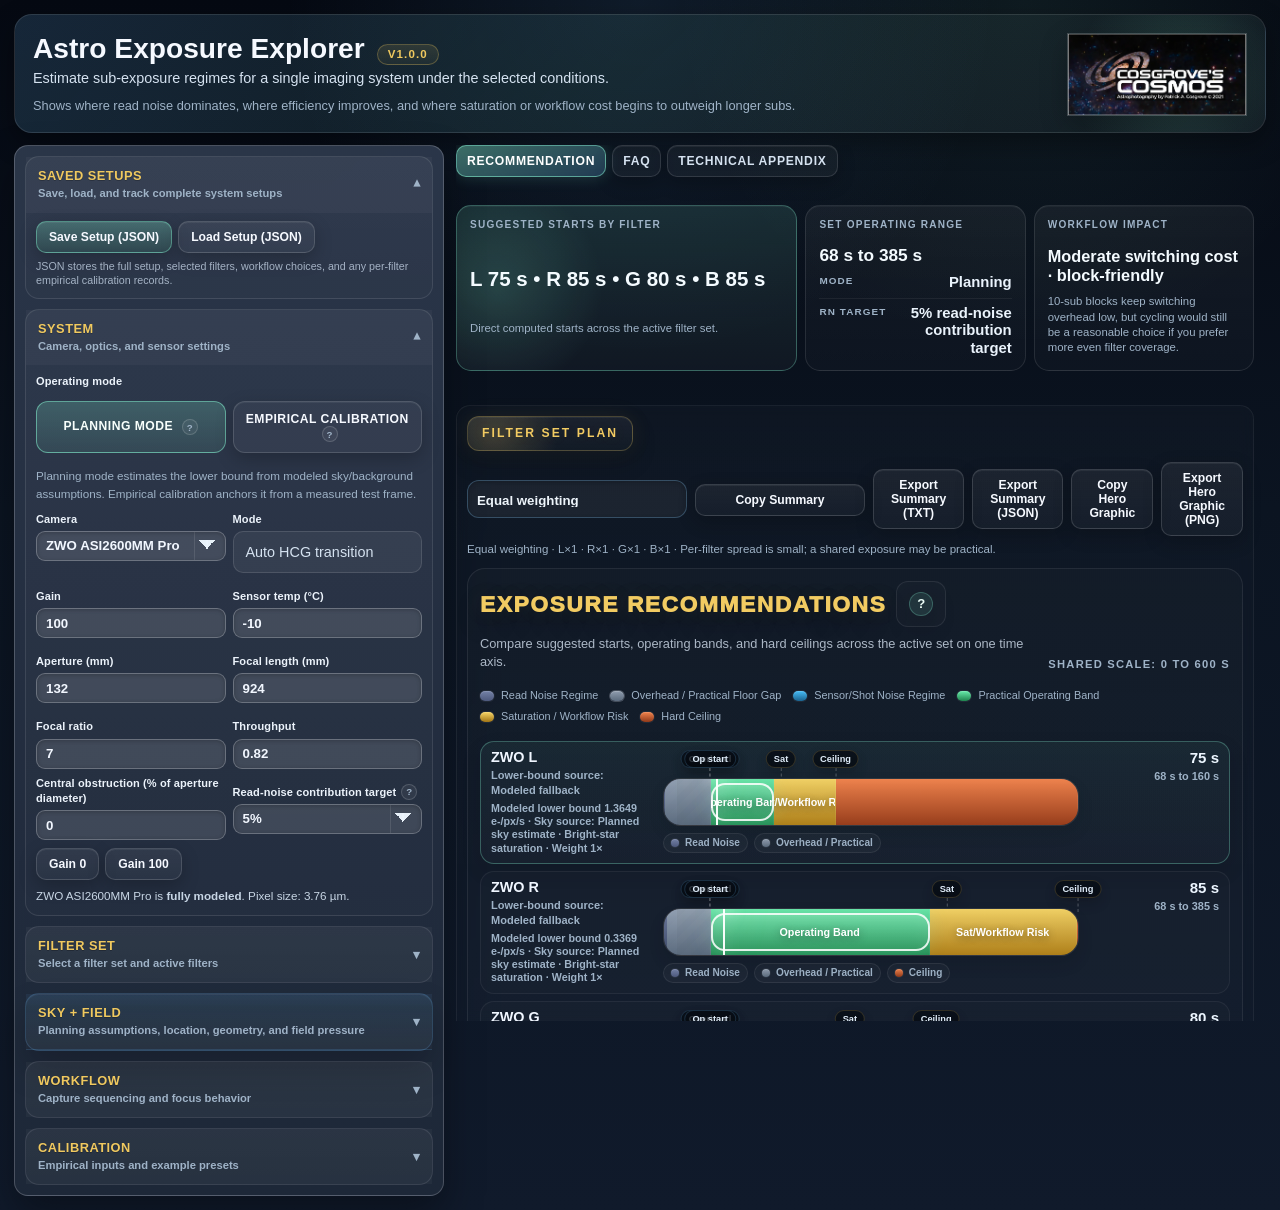
<file: tools/exposure-explorer/index.html>
<!doctype html>
<html lang="en">
<head>
  <meta charset="utf-8" />
  <meta name="viewport" content="width=device-width, initial-scale=1" />
  <title>Astro Exposure Explorer</title>
  <link rel="stylesheet" href="./app.css" />
</head>
<body class="exposure-explorer-standalone">
  <div id="exposure-tool"></div>
  <script src="./app.js"></script>
</body>
</html>
</file>
<file: tools/exposure-explorer/app.css>
/* Generated from Exposure-Tradeoff-Explorer-v1.0.0.html (v1.0.0). Do not edit by hand. */
:root{
      --bg0:#050912;
      --bg1:#0b1421;
      --bg2:#101a2b;
      --card:rgba(255,255,255,.105);
      --card2:rgba(255,255,255,.05);
      --line:rgba(255,255,255,.14);
      --line-strong:rgba(255,255,255,.28);
      --text:#f6f9ff;
      --muted:#d5e2f0;
      --soft:#9fb3c7;
      --a:#84f0cf;
      --b:#77cfff;
      --gold:#f0c95f;
      --rose:#ffafc0;
      --coral:#ea6d40;
      --teal:#4fd7d0;
      --violet:#b69cff;
      --shadow:0 20px 46px rgba(0,0,0,.46);
      --shadow-soft:0 10px 26px rgba(0,0,0,.34);
      --radius:14px;
      --radius-lg:20px;
      --font:-apple-system,BlinkMacSystemFont,"Segoe UI",Roboto,Helvetica,Arial,sans-serif;
      --zone-short:#6c7a93;
      --zone-lean:#4aa8d8;
      --zone-sweet:#4fd37f;
      --zone-risk:#f0c95f;
      --zone-long:#ea6d40;
    }

    #exposure-tool, #exposure-tool *{box-sizing:border-box}
    html.exposure-explorer-standalone,body.exposure-explorer-standalone{margin:0;padding:0;min-height:100%}
    body.exposure-explorer-standalone{
      background:
        radial-gradient(circle at top, rgba(110,193,255,.10), transparent 26%),
        radial-gradient(circle at 80% 0%, rgba(132,240,207,.08), transparent 22%),
        linear-gradient(180deg, var(--bg0), var(--bg1) 42%, var(--bg2));
      color:var(--text);
      font-family:var(--font);
      line-height:1.38;
      -webkit-font-smoothing:antialiased;
      -moz-osx-font-smoothing:grayscale;
      padding:14px;
    }

    #exposure-tool{max-width:1380px;margin:0 auto}
    .card{
      background:linear-gradient(160deg,var(--card),var(--card2));
      border:1px solid var(--line);
      border-radius:var(--radius);
      box-shadow:var(--shadow-soft);
      backdrop-filter:blur(6px);
    }
    .hero{
      position:relative;
      overflow:hidden;
      padding:18px 18px 16px;
      margin-bottom:12px;
      border-radius:18px;
      border:1px solid rgba(255,255,255,.11);
      background:linear-gradient(135deg,rgba(110,193,255,.16),rgba(132,240,207,.08) 48%,rgba(255,255,255,.03));
      box-shadow:var(--shadow-soft);
    }
    .hero-inner{
      position:relative;
      z-index:1;
      display:flex;
      align-items:center;
      justify-content:space-between;
      gap:18px;
    }
    .hero-copy{
      min-width:0;
      flex:1 1 auto;
    }
    .hero-logo{
      width:180px;
      height:auto;
      border-radius:0;
      object-fit:contain;
      border:1px solid rgba(255,255,255,.18);
      box-shadow:0 10px 28px rgba(0,0,0,.24);
      background:transparent;
      flex:0 0 auto;
    }
    .hero::after{
      content:"";
      position:absolute;
      right:-45px;
      bottom:-70px;
      width:240px;
      height:240px;
      border-radius:999px;
      background:radial-gradient(circle,rgba(132,240,207,.18),transparent 68%);
      pointer-events:none;
    }
    h1{margin:0 0 6px;font-size:clamp(1.5rem,2.2vw,2.5rem);line-height:1.02}
    .hero-title{
      display:flex;
      align-items:baseline;
      gap:12px;
      flex-wrap:wrap;
    }
    .hero-version{
      display:inline-flex;
      align-items:center;
      padding:4px 10px;
      border-radius:999px;
      border:1px solid rgba(240,201,95,.28);
      background:linear-gradient(180deg, rgba(240,201,95,.12), rgba(240,201,95,.05));
      color:#f0c95f;
      font-size:.72rem;
      font-weight:900;
      letter-spacing:.1em;
      text-transform:uppercase;
      line-height:1;
    }
    .hero p{margin:0;color:var(--muted);max-width:820px;font-size:.9rem}
    .hero-support{margin-top:8px;color:var(--soft);font-size:.8rem;max-width:900px}

    .layout{
      display:grid;
      grid-template-columns:minmax(330px,430px) minmax(0,1fr);
      gap:12px;
      align-items:start;
      min-height:calc(100vh - 24px);
      height:auto;
    }
    .setup{
      min-height:0;
      height:auto;
      padding:10px;
      overflow:visible;
      background:linear-gradient(180deg, rgba(44,56,75,.96), rgba(30,40,57,.96));
      border-color:rgba(255,255,255,.20);
      box-shadow:0 18px 38px rgba(0,0,0,.34);
    }
    .setup .section{
      background:linear-gradient(180deg, rgba(255,255,255,.035), rgba(255,255,255,.02));
      border-radius:12px;
    }
    .setup-group{
      border:1px solid rgba(255,255,255,.10);
      border-radius:14px;
      background:linear-gradient(180deg, rgba(255,255,255,.028), rgba(255,255,255,.016));
      overflow:visible;
      margin-bottom:10px;
    }
    .setup-group.sky-field-group{
      border-color:rgba(110,193,255,.18);
      background:
        linear-gradient(180deg, rgba(110,193,255,.08), rgba(132,240,207,.035) 24%, rgba(255,255,255,.018));
      box-shadow:0 18px 34px rgba(0,0,0,.20), inset 0 1px 0 rgba(255,255,255,.05);
    }
    .setup-group.sky-field-group .setup-group-head{
      background:linear-gradient(180deg, rgba(110,193,255,.07), rgba(255,255,255,.025));
      border-bottom:1px solid rgba(110,193,255,.12);
    }
    .setup-group:last-child{margin-bottom:0}
    .setup-group-head{
      width:100%;
      display:flex;
      align-items:center;
      justify-content:space-between;
      gap:10px;
      padding:11px 12px;
      background:rgba(255,255,255,.03);
      border:none;
      border-radius:0;
      box-shadow:none;
      text-align:left;
    }
    .setup-group-head:hover{
      transform:none;
      background:rgba(255,255,255,.05);
      border:none;
    }
    .setup-group-title{
      display:flex;
      flex-direction:column;
      gap:3px;
    }
    .setup-group-title strong{
      color:#f0c95f;
      font-size:.8rem;
      letter-spacing:.04em;
      text-transform:uppercase;
      text-shadow:0 1px 0 rgba(0,0,0,.22);
    }
    .setup-group-title span{
      color:var(--soft);
      font-size:.7rem;
      line-height:1.35;
    }
    .setup-group-chevron{
      color:var(--soft);
      font-size:.8rem;
      transition:transform .25s ease;
    }
    .setup-group.open .setup-group-chevron{transform:rotate(180deg)}
    .setup-group-body{
      display:none;
      padding:0 10px 10px;
      position:relative;
      z-index:2;
    }
    .setup-group.open .setup-group-body{display:block}
    .setup .section-head p,
    .setup .small-note,
    .setup .inline-note,
    .setup .micro-note{
      color:#c7d5e4;
    }
    .setup .field label{
      color:#ecf3fb;
    }
    .setup .field.inactive label{
      color:#9fb0c1;
    }
    .setup .field input,
    .setup .field select{
      background-color:rgba(255,255,255,.12);
      border-color:rgba(255,255,255,.22);
      color:#f2f7ff;
    }
    .setup .field input:disabled,
    .setup .field select:disabled{
      cursor:not-allowed;
    }
    .readonly-value{
      min-height:42px;
      display:flex;
      align-items:center;
      padding:9px 12px;
      border-radius:10px;
      border:1px solid rgba(255,255,255,.12);
      background:rgba(255,255,255,.055);
      color:var(--muted);
      font-size:.9rem;
      line-height:1.25;
    }
    .readonly-value.system-mode{
      color:#d5e2f0;
    }
    .setup .field.inactive input,
    .setup .field.inactive select{
      background-color:rgba(255,255,255,.06);
      border-color:rgba(255,255,255,.12);
      color:#afbccb;
      opacity:.62;
    }
    .results{
      display:grid;
      gap:12px;
      min-width:0;
      min-height:0;
      max-height:calc(100vh - 24px);
      overflow-y:auto;
      overscroll-behavior:contain;
      scrollbar-gutter:stable;
      padding-right:2px;
      position:sticky;
      top:0;
      align-self:start;
    }
    .results::-webkit-scrollbar{
      width:10px;
    }
    .results::-webkit-scrollbar-track{
      background:rgba(255,255,255,.04);
      border-radius:999px;
    }
    .results::-webkit-scrollbar-thumb{
      background:rgba(255,255,255,.18);
      border-radius:999px;
    }
    .section{
      padding:10px;
    }
    .section + .section{margin-top:8px}
    .section-label{
      display:inline-flex;
      align-items:center;
      gap:6px;
      padding:4px 8px;
      margin:0 0 8px;
      border-radius:8px;
      background:rgba(255,255,255,.04);
      border:1px solid rgba(255,255,255,.10);
      color:var(--soft);
      text-transform:uppercase;
      letter-spacing:.14em;
      font-size:.63rem;
      font-weight:900;
    }
    .section-label.section-label-major{
      padding:8px 14px;
      border-radius:12px;
      background:
        radial-gradient(circle at 16% 50%, rgba(242,203,98,.18), transparent 46%),
        linear-gradient(180deg, rgba(255,255,255,.055), rgba(255,255,255,.018));
      border:1px solid rgba(242,203,98,.24);
      color:#f2cb62;
      font-size:.76rem;
      letter-spacing:.17em;
      box-shadow:
        inset 0 1px 0 rgba(255,255,255,.06),
        0 10px 24px rgba(0,0,0,.18),
        0 0 22px rgba(242,203,98,.08);
      text-shadow:0 0 18px rgba(242,203,98,.12);
    }
    .section-head{
      display:flex;
      align-items:flex-start;
      justify-content:space-between;
      gap:12px;
      margin-bottom:8px;
    }
    .section-head p{
      margin:4px 0 0;
      color:var(--soft);
      font-size:.75rem;
      max-width:520px;
    }
    .field-grid{display:grid;grid-template-columns:1fr 1fr;gap:7px;align-items:start}
    .field-grid-3{display:grid;grid-template-columns:repeat(3,minmax(0,1fr));gap:7px}
    .field-grid-full{display:grid;grid-template-columns:1fr;gap:7px}
    .setup-subgroup{
      margin:8px 0 12px;
      padding:10px;
      border-radius:12px;
      border:1px solid rgba(255,255,255,.10);
      background:linear-gradient(180deg, rgba(255,255,255,.035), rgba(255,255,255,.018));
      box-shadow:inset 0 1px 0 rgba(255,255,255,.04), 0 8px 16px rgba(0,0,0,.10);
    }
    .setup-subgroup:last-child{margin-bottom:0}
    .setup-subgroup.sky-source{
      border-color:rgba(240,201,95,.30);
      background:linear-gradient(180deg, rgba(240,201,95,.11), rgba(240,201,95,.045) 36%, rgba(255,255,255,.02));
    }
    .setup-subgroup.location{
      border-color:rgba(110,193,255,.30);
      background:linear-gradient(180deg, rgba(110,193,255,.11), rgba(110,193,255,.045) 36%, rgba(255,255,255,.02));
    }
    .setup-subgroup.target{
      border-color:rgba(132,240,207,.30);
      background:linear-gradient(180deg, rgba(132,240,207,.11), rgba(132,240,207,.045) 36%, rgba(255,255,255,.02));
    }
    .setup-subgroup.moon{
      border-color:rgba(182,156,255,.30);
      background:linear-gradient(180deg, rgba(182,156,255,.11), rgba(182,156,255,.045) 36%, rgba(255,255,255,.02));
    }
    .setup-subgroup-head{
      display:flex;
      align-items:baseline;
      justify-content:space-between;
      gap:10px;
      margin-bottom:8px;
    }
    .setup-subgroup-title{
      color:#f0c95f;
      font-size:.74rem;
      font-weight:900;
      letter-spacing:.08em;
      text-transform:uppercase;
      text-shadow:0 1px 0 rgba(0,0,0,.22);
    }
    .setup-subgroup-note{
      color:var(--soft);
      font-size:.67rem;
      line-height:1.35;
      text-align:right;
      max-width:55%;
    }
    .field{display:flex;flex-direction:column;gap:4px}
    .field label{
      color:var(--muted);
      font-size:.69rem;
      font-weight:800;
      letter-spacing:.01em;
      min-height:2.2em;
      display:flex;
      align-items:flex-end;
    }
    .field input,.field select,.plan-actions input,.plan-actions select{
      width:100%;
      min-height:30px;
      padding:6px 9px;
      border-radius:9px;
      border:1px solid rgba(123,189,235,.28);
      background:rgba(108,136,173,.16);
      color:#f2f7ff;
      box-shadow:inset 0 1px 4px rgba(0,0,0,.22);
      font-size:.83rem;
      font-weight:600;
      outline:none;
      appearance:none;
    }
    .field input[readonly]{
      background:linear-gradient(180deg, rgba(255,255,255,.045), rgba(255,255,255,.028));
      border-color:rgba(255,255,255,.12);
      color:#d9e5f3;
      box-shadow:inset 0 1px 3px rgba(0,0,0,.18);
      cursor:default;
    }
    .field input[readonly]:focus{
      border-color:rgba(255,255,255,.12);
      box-shadow:inset 0 1px 3px rgba(0,0,0,.18);
    }
    .field select,.plan-actions select{
      padding-right:42px;
      color-scheme:dark;
      background-image:
        linear-gradient(to left, rgba(255,255,255,.10), rgba(255,255,255,.10)),
        linear-gradient(45deg, transparent 50%, rgba(235,244,252,.98) 50%),
        linear-gradient(135deg, rgba(235,244,252,.98) 50%, transparent 50%);
      background-position:
        calc(100% - 30px) 0,
        calc(100% - 17px) calc(50% - 1px),
        calc(100% - 10px) calc(50% - 1px);
      background-size:1px 100%, 9px 9px, 9px 9px;
      background-repeat:no-repeat;
    }
    .field select option,
    .plan-actions select option{
      background:#16202d;
      color:#f2f7ff;
    }
    .field select optgroup,
    .plan-actions select optgroup{
      background:#111925;
      color:#dbe8f6;
      font-weight:700;
    }
    .field input[type="number"]{
      -moz-appearance:textfield;
    }
    .field input[type="number"]::-webkit-outer-spin-button,
    .field input[type="number"]::-webkit-inner-spin-button{
      -webkit-appearance:none;
      margin:0;
    }
    .field input:focus,.field select:focus,.plan-actions input:focus,.plan-actions select:focus{
      border-color:rgba(110,193,255,.65);
      box-shadow:inset 0 1px 4px rgba(0,0,0,.18),0 0 0 3px rgba(110,193,255,.18);
    }
    .inline-note,.small-note{
      color:var(--soft);
      font-size:.73rem;
      line-height:1.45;
    }
    .field-note{
      color:var(--soft);
      font-size:.69rem;
      line-height:1.35;
      margin-top:1px;
    }
    .pill-row,.tab-row{display:flex;flex-wrap:wrap;gap:6px}
    .pill{
      display:inline-flex;
      align-items:center;
      gap:8px;
      padding:6px 10px;
      border-radius:999px;
      border:1px solid rgba(255,255,255,.12);
      background:rgba(255,255,255,.04);
      color:var(--muted);
      font-size:.76rem;
      cursor:pointer;
      user-select:none;
    }
    .pill input{margin:0}
    .pill.active{
      border-color:rgba(132,240,207,.42);
      background:linear-gradient(180deg,rgba(132,240,207,.16),rgba(110,193,255,.08));
      color:#fff;
    }
    .mode-toggle{
      display:grid;
      grid-template-columns:1fr 1fr;
      gap:7px;
      margin-top:8px;
    }
    .toggle-chip{
      border:1px solid var(--line);
      background:rgba(255,255,255,.04);
      color:var(--text);
      border-radius:12px;
      padding:10px 12px;
      font-size:.76rem;
      font-weight:800;
      letter-spacing:.04em;
      text-transform:uppercase;
      cursor:pointer;
      text-align:center;
    }
    .toggle-chip.active{
      border-color:rgba(132,240,207,.55);
      box-shadow:var(--glow);
      background:linear-gradient(180deg, rgba(132,240,207,.22), rgba(132,240,207,.10));
      color:#f8fffc;
    }
    .help{
      position:relative;
      display:inline-flex;
      align-items:center;
      justify-content:center;
      width:16px;
      height:16px;
      margin-left:5px;
      border-radius:999px;
      border:1px solid rgba(255,255,255,.16);
      color:var(--soft);
      font-size:.61rem;
      font-weight:900;
      line-height:1;
      cursor:help;
      vertical-align:middle;
      background:rgba(255,255,255,.05);
    }
    .help:hover,.help:focus-visible{
      color:#fff;
      border-color:rgba(132,240,207,.45);
      background:rgba(132,240,207,.12);
      outline:none;
    }
    .help::after{
      content:attr(data-help);
      position:absolute;
      left:0;
      top:calc(100% + 10px);
      transform:none;
      min-width:160px;
      max-width:min(230px, calc(100vw - 44px));
      padding:9px 10px;
      border-radius:10px;
      border:1px solid rgba(132,240,207,.22);
      background:rgba(12,17,28,.96);
      box-shadow:0 14px 36px rgba(0,0,0,.32);
      color:#eef8ff;
      font-size:.7rem;
      font-weight:600;
      line-height:1.45;
      letter-spacing:.01em;
      text-transform:none;
      white-space:normal;
      pointer-events:none;
      opacity:0;
      visibility:hidden;
      z-index:40;
    }
    .help::before{
      content:"";
      position:absolute;
      left:10px;
      top:calc(100% + 4px);
      transform:rotate(225deg);
      width:10px;
      height:10px;
      background:rgba(12,17,28,.96);
      border-right:1px solid rgba(132,240,207,.22);
      border-bottom:1px solid rgba(132,240,207,.22);
      opacity:0;
      visibility:hidden;
      z-index:39;
      pointer-events:none;
    }
    .setup .help::after{
      left:auto;
      right:0;
      transform:none;
      min-width:160px;
      max-width:min(210px, calc(100vw - 32px));
    }
    .setup .help::before{
      left:auto;
      right:10px;
      transform:rotate(225deg);
    }
    .results .help::after{
      left:auto;
      right:0;
      transform:none;
      min-width:160px;
      max-width:min(220px, calc(100vw - 44px));
    }
    .results .help::before{
      left:auto;
      right:10px;
      transform:rotate(45deg);
    }
    .help:hover::after,.help:hover::before,
    .help:focus-visible::after,.help:focus-visible::before{
      opacity:1;
      visibility:visible;
    }
    .mode-note{
      margin-top:10px;
      font-size:.73rem;
      color:var(--soft);
      line-height:1.5;
    }
    .instruction-panel{
      margin-top:10px;
      padding:12px;
      border-radius:12px;
      background:rgba(255,255,255,.035);
      border:1px solid rgba(255,255,255,.08);
    }
    .instruction-panel h4{
      margin:0 0 8px;
      font-size:.8rem;
      letter-spacing:.08em;
      text-transform:uppercase;
    }
    .instruction-panel ol{
      margin:0;
      padding-left:18px;
      color:var(--soft);
      font-size:.73rem;
      line-height:1.55;
    }
    .inline-note{
      margin-top:8px;
      padding:8px 10px;
      border-radius:10px;
      border:1px solid rgba(132,240,207,.14);
      background:rgba(132,240,207,.045);
      color:var(--soft);
      font-size:.72rem;
      line-height:1.4;
    }
    .micro-note{
      margin-top:6px;
      color:var(--soft);
      font-size:.7rem;
      line-height:1.45;
    }
    .source-summary{
      display:grid;
      grid-template-columns:repeat(auto-fit,minmax(150px,1fr));
      gap:8px;
      margin:8px 0 0;
    }
    .source-card{
      padding:10px 11px;
      border-radius:12px;
      background:rgba(255,255,255,.035);
      border:1px solid rgba(255,255,255,.08);
    }
    .source-card .k{
      color:var(--soft);
      font-size:.64rem;
      letter-spacing:.08em;
      text-transform:uppercase;
      font-weight:800;
    }
    .source-card .v{
      margin-top:4px;
      color:var(--text);
      font-size:.78rem;
      font-weight:800;
      line-height:1.35;
    }
    .config-status{
      margin-top:8px;
      font-size:.72rem;
      line-height:1.45;
      color:var(--soft);
    }
    .config-status.success{color:#c5f5df}
    .config-status.error{color:#ffd1c5}
    .config-status.warn{color:#f3ddb0}
    .config-helper{
      margin-top:6px;
      color:rgba(207,221,240,.74);
      font-size:.67rem;
      line-height:1.38;
    }
    .config-meta{
      margin-top:8px;
      padding:9px 10px;
      border-radius:11px;
      background:rgba(255,255,255,.035);
      border:1px solid rgba(255,255,255,.08);
      color:var(--soft);
      font-size:.7rem;
      line-height:1.45;
    }
    .config-meta strong{color:#eef6ff}
    .config-meta.dirty{
      border-color:rgba(255,220,104,.22);
      background:rgba(255,220,104,.06);
    }
    button{
      appearance:none;
      border:none;
      border-radius:10px;
      padding:8px 12px;
      font-size:.76rem;
      font-weight:800;
      cursor:pointer;
      color:var(--text);
      background:linear-gradient(180deg,rgba(255,255,255,.11),rgba(255,255,255,.05));
      border:1px solid rgba(255,255,255,.14);
      box-shadow:0 6px 18px rgba(0,0,0,.22),inset 0 1px 0 rgba(255,255,255,.06);
    }
    button:hover{
      transform:translateY(-1px);
      border-color:rgba(132,240,207,.35);
      background:linear-gradient(180deg,rgba(132,240,207,.16),rgba(255,255,255,.05));
    }
    .actions{display:flex;gap:6px;flex-wrap:wrap;margin-top:8px}
    .compact-actions{margin-top:0}
    .field-span-2{grid-column:span 2}
    .ghost{background:linear-gradient(180deg,rgba(255,255,255,.06),rgba(255,255,255,.03))}
    .primary{
      background:linear-gradient(180deg,rgba(132,240,207,.28),rgba(60,144,111,.18));
      border-color:rgba(132,240,207,.42);
    }

    .top-grid{display:grid;grid-template-columns:1fr;gap:12px;align-items:stretch}
    .summary-band{
      display:grid;
      grid-template-columns:repeat(5,minmax(0,1fr));
      gap:8px;
      margin:8px 0 0;
    }
    .stat{
      padding:10px 11px;
      border-radius:12px;
      background:rgba(255,255,255,.04);
      border:1px solid rgba(255,255,255,.10);
    }
    .stat .k{
      color:var(--soft);
      font-size:.67rem;
      font-weight:900;
      text-transform:uppercase;
      letter-spacing:.08em;
      margin-bottom:4px;
    }
    .stat .v{
      font-size:1.25rem;
      font-weight:900;
      line-height:1.05;
    }
    .stat .t{margin-top:3px;color:var(--soft);font-size:.72rem}
    .anchor-inline{
      padding:12px;
      border-radius:14px;
      border:1px solid rgba(132,240,207,.22);
      background:linear-gradient(160deg,rgba(132,240,207,.10),rgba(255,255,255,.03));
      margin-bottom:10px;
    }
    .anchor-inline-top{display:flex;justify-content:space-between;gap:10px;align-items:flex-end;flex-wrap:wrap}
    .anchor-inline .eyeline{color:var(--soft);text-transform:uppercase;letter-spacing:.12em;font-size:.63rem;font-weight:900}
    .anchor-inline .anchor-value{margin:4px 0 0;font-size:1.65rem;line-height:1;font-weight:950}
    .anchor-inline .anchor-range{color:var(--muted);font-size:.88rem}
    .anchor-inline .anchor-copy{color:var(--soft);font-size:.76rem;margin-top:8px;max-width:820px}
    .hero-shell{
      padding:14px;
      border-radius:18px;
      border:1px solid rgba(132,240,207,.18);
      background:
        radial-gradient(circle at top right, rgba(132,240,207,.13), transparent 34%),
        radial-gradient(circle at 18% 0%, rgba(110,193,255,.12), transparent 28%),
        linear-gradient(180deg, rgba(255,255,255,.035), rgba(255,255,255,.018));
      box-shadow:inset 0 1px 0 rgba(255,255,255,.05), 0 16px 34px rgba(0,0,0,.18);
      margin-top:10px;
    }
    .result-banner{
      display:grid;
      grid-template-columns:1.55fr 1fr 1fr;
      gap:8px;
      margin:4px 0 10px;
      align-items:stretch;
    }
    .result-banner-card{
      padding:12px 13px;
      border-radius:15px;
      border:1px solid rgba(255,255,255,.10);
      background:linear-gradient(180deg, rgba(255,255,255,.05), rgba(255,255,255,.02));
      box-shadow:inset 0 1px 0 rgba(255,255,255,.04);
      display:grid;
      gap:8px;
    }
    .result-banner-card.primary{
      border-color:rgba(132,240,207,.30);
      background:
        radial-gradient(circle at 12% 50%, rgba(132,240,207,.16), transparent 34%),
        linear-gradient(180deg, rgba(132,240,207,.12), rgba(255,255,255,.03));
    }
    .result-banner-k{
      color:var(--soft);
      font-size:.63rem;
      font-weight:900;
      text-transform:uppercase;
      letter-spacing:.12em;
    }
    .result-banner-v{
      margin-top:5px;
      color:#f4fbff;
      font-size:1rem;
      font-weight:850;
      line-height:1.05;
    }
    .result-banner-v.plan{
      font-size:1.08rem;
      line-height:1.22;
      letter-spacing:0;
    }
    .result-banner-card.primary .result-banner-v{
      font-size:2.3rem;
      letter-spacing:-.045em;
    }
    .result-banner-card.primary .result-banner-v.plan{
      font-size:1.28rem;
      letter-spacing:0;
      line-height:1.25;
    }
    .result-banner-meta{
      display:grid;
      gap:6px;
      align-content:start;
    }
    .result-banner-row{
      display:flex;
      justify-content:space-between;
      align-items:flex-start;
      gap:10px;
      padding-top:6px;
      border-top:1px solid rgba(255,255,255,.06);
    }
    .result-banner-row:first-child{
      padding-top:0;
      border-top:none;
    }
    .result-banner-row .k{
      color:var(--soft);
      font-size:.62rem;
      font-weight:900;
      text-transform:uppercase;
      letter-spacing:.11em;
      flex:0 0 auto;
      max-width:44%;
    }
    .result-banner-row .v{
      color:#eaf3fc;
      font-size:.93rem;
      font-weight:800;
      line-height:1.18;
      text-align:right;
    }
    .result-banner-sub{
      color:var(--soft);
      font-size:.71rem;
      line-height:1.35;
    }
    .recommendation-stage{
      display:grid;
      gap:14px;
    }
    .hero-header{
      display:grid;
      gap:10px;
    }
    .hero-summary-row{
      display:grid;
      grid-template-columns:repeat(5,minmax(0,1fr));
      gap:8px;
      margin-top:8px;
    }
    .hero-summary-cell{
      padding:7px 10px;
      border-radius:13px;
      background:rgba(255,255,255,.018);
      border:1px solid rgba(255,255,255,.04);
    }
    .hero-summary-cell .k{
      color:var(--soft);
      font-size:.6rem;
      font-weight:900;
      text-transform:uppercase;
      letter-spacing:.12em;
    }
    .hero-summary-cell .v{
      margin-top:4px;
      color:#e6eef8;
      font-size:.94rem;
      font-weight:800;
      line-height:1.08;
    }
    .plan-shell{
      display:grid;
      gap:8px;
      padding:4px 0 0;
    }
    .plan-actions{
      display:grid;
      grid-template-columns:minmax(220px,1.2fr) minmax(170px,.7fr) auto auto auto auto;
      gap:8px;
      align-items:center;
    }
    .plan-actions .plan-name,
    .plan-actions select{
      min-height:38px;
      border-radius:12px;
      background:rgba(255,255,255,.055);
      color:#eef5fb;
    }
    .plan-name{
      min-width:220px;
      flex:1 1 240px;
    }
    .plan-status{
      color:var(--soft);
      font-size:.72rem;
      line-height:1.35;
      min-height:1.1em;
    }
    .plan-toolbar{
      display:grid;
      gap:6px;
      margin-bottom:2px;
    }
    .set-overview{
      display:grid;
      gap:8px;
      padding:12px;
      border-radius:18px;
      border:1px solid rgba(255,255,255,.08);
      background:linear-gradient(180deg, rgba(255,255,255,.018), rgba(255,255,255,.01));
    }
    .set-overview-head{
      display:flex;
      justify-content:space-between;
      gap:12px;
      align-items:end;
    }
    .set-overview-title{
      color:#f2cb62;
      font-size:1.42rem;
      font-weight:950;
      letter-spacing:.07em;
      text-transform:uppercase;
      line-height:1.02;
      text-shadow:0 0 0 rgba(0,0,0,0), 0 10px 26px rgba(0,0,0,.28), 0 0 22px rgba(242,203,98,.10);
    }
    .set-overview-title-row{
      display:flex;
      align-items:center;
      gap:10px;
      flex-wrap:wrap;
    }
    .set-overview-sub{
      margin-top:8px;
      color:rgba(215,228,242,.78);
      font-size:.8rem;
      line-height:1.45;
    }
    .set-overview-scale{
      color:var(--soft);
      font-size:.7rem;
      font-weight:900;
      text-transform:uppercase;
      letter-spacing:.11em;
      white-space:nowrap;
    }
    .set-rows{
      display:grid;
      gap:7px;
    }
    .set-row{
      display:grid;
      grid-template-columns:160px 1fr 128px;
      gap:12px;
      align-items:start;
      padding:8px 10px;
      border-radius:14px;
      border:1px solid rgba(255,255,255,.06);
      background:rgba(255,255,255,.016);
      cursor:pointer;
      transition:border-color .2s ease, background .2s ease, transform .2s ease;
      box-shadow:none;
      text-align:left;
    }
    .set-row:hover{
      border-color:rgba(132,240,207,.18);
      background:rgba(255,255,255,.024);
      transform:translateY(-1px);
    }
    .set-row.active{
      border-color:rgba(132,240,207,.30);
      background:linear-gradient(180deg, rgba(132,240,207,.06), rgba(255,255,255,.018));
      box-shadow:0 8px 20px rgba(0,0,0,.10);
    }
    .set-row-main{
      min-width:0;
    }
    .set-row-name{
      color:#f0f6ff;
      font-size:.9rem;
      font-weight:850;
      line-height:1.1;
    }
    .set-row-driver{
      margin-top:4px;
      color:var(--soft);
      font-size:.67rem;
      line-height:1.24;
    }
    .set-row-audit{
      margin-top:4px;
      display:flex;
      flex-wrap:wrap;
      gap:6px;
    }
    .set-row-audit-chip{
      display:inline-flex;
      align-items:center;
      gap:6px;
      padding:3px 7px;
      border-radius:999px;
      background:rgba(255,205,111,.10);
      border:1px solid rgba(255,205,111,.20);
      color:rgba(255,231,181,.94);
      font-size:.6rem;
      font-weight:760;
      line-height:1.1;
      max-width:100%;
    }
    .set-row-audit-chip .dot{
      width:7px;
      height:7px;
      border-radius:999px;
      background:linear-gradient(180deg,rgba(255,220,104,.98),rgba(173,124,24,.99));
      flex:0 0 auto;
      box-shadow:0 0 0 1px rgba(255,255,255,.06);
    }
    .set-zone-notes{
      display:flex;
      flex-wrap:wrap;
      gap:6px;
      margin-top:7px;
    }
    .set-zone-note{
      display:inline-flex;
      align-items:center;
      gap:6px;
      padding:4px 7px;
      border-radius:999px;
      background:rgba(255,255,255,.03);
      border:1px solid rgba(255,255,255,.08);
      color:var(--soft);
      font-size:.63rem;
      line-height:1;
      white-space:nowrap;
    }
    .set-zone-note .dot{
      width:8px;
      height:8px;
      border-radius:999px;
      box-shadow:inset 0 1px 0 rgba(255,255,255,.14), 0 0 0 1px rgba(255,255,255,.06);
    }
    .set-zone-note.short .dot{background:linear-gradient(180deg,rgba(118,132,170,.98),rgba(78,90,126,.99))}
    .set-zone-note.floorgap .dot{
      background:
        linear-gradient(180deg,rgba(148,162,179,.96),rgba(92,108,127,.99)),
        repeating-linear-gradient(135deg, rgba(255,255,255,.14) 0 7px, rgba(255,255,255,.02) 7px 14px);
    }
    .set-zone-note.lean .dot{background:linear-gradient(180deg,rgba(72,196,255,.96),rgba(27,100,145,.99))}
    .set-zone-note.sweet .dot{background:linear-gradient(180deg,rgba(106,241,174,.98),rgba(32,133,79,.99))}
    .set-zone-note.risk .dot{background:linear-gradient(180deg,rgba(255,220,104,.97),rgba(163,118,22,.99))}
    .set-zone-note.long .dot{background:linear-gradient(180deg,rgba(247,134,78,.98),rgba(145,58,26,.99))}
    .set-row-meta{
      text-align:right;
    }
    .set-row-meta .v{
      color:#edf6ff;
      font-size:.94rem;
      font-weight:880;
      line-height:1.05;
    }
    .set-row-meta .k{
      margin-top:3px;
      color:var(--soft);
      font-size:.68rem;
      line-height:1.3;
    }
    .set-track{
      position:relative;
      height:48px;
      border-radius:18px;
      border:1px solid rgba(255,255,255,.10);
      background:
        linear-gradient(180deg, rgba(255,255,255,.08), rgba(255,255,255,.02)),
        linear-gradient(180deg, rgba(6,10,16,.70), rgba(10,15,24,.42));
      overflow:hidden;
      box-shadow:inset 0 1px 0 rgba(255,255,255,.05), inset 0 -10px 18px rgba(0,0,0,.12), 0 8px 16px rgba(0,0,0,.10);
    }
    .set-track::before{
      content:"";
      position:absolute;
      inset:0;
      background:
        linear-gradient(180deg, rgba(255,255,255,.16), transparent 26%, transparent 76%, rgba(0,0,0,.12)),
        repeating-linear-gradient(90deg, rgba(255,255,255,.028) 0 1px, transparent 1px 64px);
      pointer-events:none;
    }
    .set-zone{
      position:absolute;
      top:0;
      bottom:0;
      border-right:1px solid rgba(255,255,255,.06);
      display:flex;
      align-items:center;
      justify-content:center;
      color:#fff;
      font-size:.67rem;
      font-weight:850;
      text-shadow:0 2px 8px rgba(0,0,0,.42);
      padding:0 6px;
      overflow:hidden;
      white-space:nowrap;
    }
    .set-zone.short{background:linear-gradient(180deg,rgba(118,132,170,.90),rgba(65,78,109,.94))}
    .set-zone.floorgap{
      background:
        linear-gradient(180deg,rgba(148,162,179,.92),rgba(92,108,127,.96)),
        repeating-linear-gradient(135deg, rgba(255,255,255,.14) 0 7px, rgba(255,255,255,.02) 7px 14px);
    }
    .set-zone.lean{background:linear-gradient(180deg,rgba(72,196,255,.92),rgba(32,118,170,.95))}
    .set-zone.sweet{background:linear-gradient(180deg,rgba(106,241,174,.92),rgba(38,147,88,.96))}
    .set-zone.risk{background:linear-gradient(180deg,rgba(255,220,104,.92),rgba(181,132,26,.96))}
    .set-zone.long{background:linear-gradient(180deg,rgba(247,134,78,.95),rgba(156,63,28,.97))}
    .set-sweet{
      position:absolute;
      top:4px;
      bottom:4px;
      border-radius:14px;
      border:2px solid rgba(255,255,255,.86);
      background:linear-gradient(180deg, rgba(255,255,255,.12), rgba(255,255,255,.02));
      box-shadow:0 0 20px rgba(132,240,207,.18), inset 0 0 18px rgba(255,255,255,.06);
    }
    .set-marker{
      position:absolute;
      top:-8px;
      bottom:-8px;
      width:0;
      border-left:2px solid rgba(255,255,255,.96);
      filter:drop-shadow(0 0 8px rgba(255,255,255,.35)) drop-shadow(0 0 20px rgba(132,240,207,.18));
    }
    .set-marker::before{
      content:"";
      position:absolute;
      top:-5px;
      left:-6px;
      width:12px;
      height:12px;
      border-radius:999px;
      background:#fff;
      box-shadow:0 0 18px rgba(255,255,255,.48);
    }
    .set-thresholds{
      position:relative;
      height:24px;
      margin-bottom:4px;
    }
    .set-threshold{
      position:absolute;
      transform:translateX(-50%);
      top:0;
      width:max-content;
    }
    .set-threshold-label{
      display:inline-block;
      padding:3px 7px;
      border-radius:999px;
      background:linear-gradient(180deg, rgba(8,14,22,.82), rgba(5,9,15,.78));
      border:1px solid rgba(255,255,255,.08);
      color:#deebf8;
      font-size:.58rem;
      font-weight:820;
      white-space:nowrap;
      box-shadow:0 6px 12px rgba(0,0,0,.16);
    }
    .set-threshold-line{
      height:14px;
      width:0;
      border-left:1px dashed rgba(255,255,255,.28);
      margin:0 auto;
    }
    .set-threshold.overhead .set-threshold-label,
    .set-threshold.comfort .set-threshold-label{border-color:rgba(110,193,255,.18)}
    .set-threshold.sky .set-threshold-label{border-color:rgba(132,240,207,.18)}
    .set-threshold.caution .set-threshold-label,
    .set-threshold.hard .set-threshold-label{border-color:rgba(240,201,95,.18)}
    .set-axis{
      position:relative;
      height:38px;
      margin:0 172px 0;
      border-top:1px solid rgba(255,255,255,.14);
    }
    .set-axis-tick,.set-axis-minor,.set-axis-label{
      position:absolute;
      transform:translateX(-50%);
    }
    .set-axis-tick{
      top:-8px;
      height:16px;
      border-left:2px solid rgba(255,255,255,.38);
    }
    .set-axis-minor{
      top:-5px;
      height:10px;
      border-left:1px solid rgba(255,255,255,.18);
    }
    .set-axis-label{
      top:10px;
      color:var(--soft);
      font-size:.66rem;
      font-weight:820;
      white-space:nowrap;
    }
    .detail-shell{
      display:grid;
      gap:10px;
    }
    .detail-head{
      display:flex;
      align-items:center;
      justify-content:space-between;
      gap:12px;
      padding:10px 0 2px;
    }
    .detail-head .tabs{
      justify-content:flex-end;
      margin-bottom:0;
      max-width:100%;
    }
    .detail-title{
      color:#f1f7ff;
      font-size:.92rem;
      font-weight:880;
    }
    .detail-title.filter-l{color:rgba(236,242,250,.96)}
    .detail-title.filter-r{color:rgba(255,207,207,.96)}
    .detail-title.filter-g{color:rgba(214,255,228,.96)}
    .detail-title.filter-b{color:rgba(216,236,255,.98)}
    .detail-title.filter-ha{color:rgba(255,210,214,.96)}
    .detail-title.filter-oiii{color:rgba(214,249,255,.98)}
    .detail-title.filter-sii{color:rgba(255,238,194,.98)}
    .detail-sub{
      margin-top:3px;
      color:var(--soft);
      font-size:.72rem;
    }
    .secondary-stack{
      display:grid;
      gap:12px;
      margin-top:4px;
    }
    .tool-copyright-inline{
      margin:10px 0 0;
      padding:10px 12px 6px;
      border-top:1px solid rgba(255,255,255,.06);
      color:rgba(213,226,240,.58);
      font-size:.68rem;
      line-height:1.35;
      text-align:center;
    }
    .section-quiet{
      border-color:rgba(255,255,255,.06);
      background:linear-gradient(180deg, rgba(255,255,255,.018), rgba(255,255,255,.008));
      box-shadow:none;
    }
    .compact-note{
      color:var(--soft);
      font-size:.72rem;
      line-height:1.4;
      margin-top:8px;
    }
    .hero-strip{
      display:grid;
      grid-template-columns:1.35fr 1fr 1fr 1fr;
      gap:8px;
      margin-bottom:10px;
    }
    .hero-chip{
      position:relative;
      padding:10px 12px;
      border-radius:14px;
      border:1px solid rgba(255,255,255,.09);
      background:linear-gradient(180deg, rgba(255,255,255,.06), rgba(255,255,255,.025));
      box-shadow:inset 0 1px 0 rgba(255,255,255,.04);
      overflow:hidden;
    }
    .hero-chip.primary{
      border-color:rgba(132,240,207,.28);
      background:
        radial-gradient(circle at 0% 50%, rgba(132,240,207,.16), transparent 42%),
        linear-gradient(180deg, rgba(132,240,207,.10), rgba(255,255,255,.025));
    }
    .hero-chip::after{
      content:"";
      position:absolute;
      inset:0;
      background:linear-gradient(115deg, transparent 0%, rgba(255,255,255,.06) 45%, transparent 70%);
      opacity:.45;
      pointer-events:none;
    }
    .hero-k{
      position:relative;
      z-index:1;
      color:var(--soft);
      font-size:.63rem;
      font-weight:900;
      text-transform:uppercase;
      letter-spacing:.12em;
    }
    .hero-v{
      position:relative;
      z-index:1;
      margin-top:5px;
      font-size:1rem;
      font-weight:800;
      color:#f4fbff;
      line-height:1.1;
    }
    .hero-chip.primary .hero-v{
      font-size:1.7rem;
      letter-spacing:-.02em;
    }
    .hero-note{
      color:var(--soft);
      font-size:.75rem;
      line-height:1.45;
      margin:2px 2px 10px;
      max-width:980px;
    }
    .recommendation-hero{
      padding:0;
      border:none;
      background:none;
      box-shadow:none;
    }
    .hero-drivers{
      display:flex;
      flex-wrap:wrap;
      gap:8px;
      margin:2px 0 10px;
    }
    .hero-driver{
      display:inline-flex;
      align-items:center;
      gap:8px;
      padding:7px 10px;
      border-radius:999px;
      border:1px solid rgba(255,255,255,.10);
      background:rgba(255,255,255,.04);
      color:var(--muted);
      font-size:.72rem;
      line-height:1.2;
    }
    .hero-driver strong{
      color:#f3f8ff;
      font-size:.68rem;
      letter-spacing:.08em;
      text-transform:uppercase;
    }
    .hero-driver.cool{border-color:rgba(110,193,255,.22);background:linear-gradient(180deg, rgba(110,193,255,.08), rgba(255,255,255,.025))}
    .hero-driver.warm{border-color:rgba(240,201,95,.22);background:linear-gradient(180deg, rgba(240,201,95,.10), rgba(255,255,255,.02))}
    .hero-driver.meta{border-color:rgba(132,240,207,.18)}
    .hero-substats{
      display:grid;
      grid-template-columns:repeat(5,minmax(0,1fr));
      gap:8px;
      margin-top:12px;
    }
    .hero-substat{
      padding:9px 11px;
      border-radius:14px;
      border:1px solid rgba(255,255,255,.06);
      background:rgba(255,255,255,.024);
    }
    .hero-substat .k{
      color:var(--soft);
      font-size:.63rem;
      font-weight:900;
      text-transform:uppercase;
      letter-spacing:.12em;
    }
    .hero-substat .v{
      margin-top:4px;
      font-size:1.06rem;
      font-weight:850;
      color:#e8f1fb;
      line-height:1.05;
    }
    .hero-substat .t{
      margin-top:3px;
      color:var(--soft);
      font-size:.7rem;
    }
    .interpret-strip{
      display:grid;
      grid-template-columns:repeat(4,minmax(0,1fr));
      gap:8px;
      margin-top:12px;
    }
    .interpret-item{
      padding:8px 10px;
      border-radius:12px;
      background:rgba(255,255,255,.016);
      border:1px solid rgba(255,255,255,.04);
    }
    .interpret-item .k{
      color:var(--soft);
      font-size:.6rem;
      font-weight:900;
      text-transform:uppercase;
      letter-spacing:.12em;
    }
    .interpret-item .v{
      margin-top:4px;
      color:#edf4fb;
      font-size:.84rem;
      font-weight:780;
      line-height:1.25;
    }

    .tabs{
      display:flex;
      gap:6px;
      flex-wrap:nowrap;
      overflow-x:auto;
      overflow-y:hidden;
      scrollbar-width:none;
      margin-bottom:10px;
    }
    .tabs::-webkit-scrollbar{display:none}
    .main-tabs{
      display:flex;
      gap:6px;
      flex-wrap:wrap;
      margin-bottom:12px;
    }
    .tab{
      padding:8px 10px;
      border-radius:10px;
      border:1px solid rgba(255,255,255,.12);
      background:rgba(255,255,255,.04);
      color:var(--muted);
      font-size:.76rem;
      font-weight:900;
      text-transform:uppercase;
      letter-spacing:.06em;
      cursor:pointer;
    }
    .tab.filter-l{
      border-color:rgba(208,220,238,.18);
      color:rgba(230,238,247,.86);
      background:linear-gradient(180deg, rgba(205,216,230,.08), rgba(255,255,255,.025));
    }
    .tab.filter-r{
      border-color:rgba(255,120,120,.18);
      color:rgba(255,210,210,.86);
      background:linear-gradient(180deg, rgba(255,96,96,.10), rgba(255,255,255,.025));
    }
    .tab.filter-g{
      border-color:rgba(118,240,170,.18);
      color:rgba(211,255,229,.86);
      background:linear-gradient(180deg, rgba(76,214,132,.10), rgba(255,255,255,.025));
    }
    .tab.filter-b{
      border-color:rgba(110,193,255,.20);
      color:rgba(215,235,255,.88);
      background:linear-gradient(180deg, rgba(90,173,255,.10), rgba(255,255,255,.025));
    }
    .tab.filter-ha{
      border-color:rgba(255,122,122,.20);
      color:rgba(255,219,219,.88);
      background:linear-gradient(180deg, rgba(255,108,124,.10), rgba(255,255,255,.025));
    }
    .tab.filter-oiii{
      border-color:rgba(116,232,255,.20);
      color:rgba(215,247,255,.88);
      background:linear-gradient(180deg, rgba(92,218,255,.10), rgba(255,255,255,.025));
    }
    .tab.filter-sii{
      border-color:rgba(245,210,114,.20);
      color:rgba(255,240,196,.90);
      background:linear-gradient(180deg, rgba(242,196,74,.10), rgba(255,255,255,.025));
    }
    .tab.filter-l.active{
      border-color:rgba(230,236,245,.60);
      background:linear-gradient(160deg,rgba(222,230,239,.32),rgba(145,166,191,.14));
    }
    .tab.filter-r.active{
      border-color:rgba(255,120,120,.55);
      background:linear-gradient(160deg,rgba(255,120,120,.34),rgba(120,30,30,.18));
    }
    .tab.filter-g.active{
      border-color:rgba(118,240,170,.55);
      background:linear-gradient(160deg,rgba(118,240,170,.32),rgba(22,116,66,.16));
    }
    .tab.filter-b.active{
      border-color:rgba(110,193,255,.58);
      background:linear-gradient(160deg,rgba(110,193,255,.34),rgba(30,78,156,.18));
    }
    .tab.filter-ha.active{
      border-color:rgba(255,124,124,.58);
      background:linear-gradient(160deg,rgba(255,124,124,.34),rgba(138,35,54,.18));
    }
    .tab.filter-oiii.active{
      border-color:rgba(116,232,255,.58);
      background:linear-gradient(160deg,rgba(116,232,255,.34),rgba(26,104,148,.18));
    }
    .tab.filter-sii.active{
      border-color:rgba(245,210,114,.58);
      background:linear-gradient(160deg,rgba(245,210,114,.36),rgba(139,94,18,.18));
    }
    .tab.active:not(.filter-l):not(.filter-r):not(.filter-g):not(.filter-b):not(.filter-ha):not(.filter-oiii):not(.filter-sii){
      border-color:rgba(132,240,207,.52);
      background:linear-gradient(160deg,rgba(132,240,207,.42),rgba(110,193,255,.22));
      color:#fff;
      box-shadow:0 0 16px rgba(132,240,207,.18);
    }
    .tab-panel{display:none}
    .tab-panel.active{display:block}

    .zone-panel{
      position:relative;
      padding:28px 28px 18px;
      border-radius:26px;
      border:1px solid rgba(255,255,255,.10);
      background:
        radial-gradient(circle at 16% 6%, rgba(110,193,255,.14), transparent 30%),
        radial-gradient(circle at 50% 16%, rgba(132,240,207,.14), transparent 24%),
        radial-gradient(circle at 82% 12%, rgba(240,201,95,.10), transparent 28%),
        linear-gradient(180deg, rgba(255,255,255,.06), rgba(255,255,255,.022));
      box-shadow:inset 0 1px 0 rgba(255,255,255,.05), 0 24px 46px rgba(0,0,0,.24), 0 0 0 1px rgba(255,255,255,.03);
    }
    .zone-meta{
      display:flex;
      align-items:flex-end;
      justify-content:space-between;
      gap:10px;
      margin-bottom:12px;
    }
    .zone-title-row{
      display:flex;
      align-items:center;
      gap:10px;
      flex-wrap:wrap;
    }
    .zone-title{font-size:1.62rem;font-weight:950;letter-spacing:-.03em}
    .hero-help{
      position:relative;
      display:inline-block;
      z-index:35;
    }
    .hero-help summary{
      list-style:none;
      display:inline-flex;
      align-items:center;
      justify-content:center;
      width:24px;
      height:24px;
      border-radius:999px;
      border:1px solid rgba(132,240,207,.26);
      background:rgba(132,240,207,.10);
      color:#e9fbf5;
      font-size:.82rem;
      font-weight:900;
      cursor:pointer;
      user-select:none;
      box-shadow:0 10px 24px rgba(0,0,0,.22);
    }
    .hero-help summary::-webkit-details-marker{
      display:none;
    }
    .hero-help summary:hover,
    .hero-help summary:focus-visible,
    .hero-help[open] summary{
      border-color:rgba(132,240,207,.52);
      background:linear-gradient(180deg, rgba(132,240,207,.20), rgba(110,193,255,.10));
      color:#ffffff;
      outline:none;
      box-shadow:0 0 0 1px rgba(132,240,207,.16), 0 14px 32px rgba(0,0,0,.28);
    }
    .hero-help-popover{
      position:absolute;
      top:calc(100% + 10px);
      left:0;
      width:min(480px, calc(100vw - 56px));
      padding:14px 15px 14px;
      border-radius:16px;
      border:1px solid rgba(132,240,207,.22);
      background:
        radial-gradient(circle at 18% 14%, rgba(110,193,255,.08), transparent 26%),
        radial-gradient(circle at 82% 0%, rgba(240,201,95,.08), transparent 24%),
        linear-gradient(180deg, rgba(9,14,24,.98), rgba(11,17,28,.97));
      box-shadow:0 22px 50px rgba(0,0,0,.42);
      color:#ecf5ff;
      font-size:.8rem;
      line-height:1.5;
    }
    .hero-help-title{
      margin:0 0 8px;
      font-size:.8rem;
      font-weight:900;
      letter-spacing:.08em;
      text-transform:uppercase;
      color:#f8fbff;
    }
    .hero-help-copy{
      display:grid;
      gap:8px;
    }
    .hero-help-line{
      margin:0;
      color:rgba(229,238,247,.90);
    }
    .hero-help-line strong{
      font-weight:900;
    }
    .hero-help-line.gray strong{color:#c7d4ec}
    .hero-help-line.green strong{color:#8ef0b8}
    .hero-help-line.gold strong{color:#f2cb62}
    .hero-help-line.orange strong{color:#ff9b61}
    .hero-help-tip{
      margin-top:8px;
      padding-top:10px;
      border-top:1px solid rgba(255,255,255,.08);
      color:rgba(213,226,240,.76);
      font-size:.74rem;
    }
    .hero-help-tip strong{
      color:#ffffff;
    }
    .zone-sub{margin-top:4px;color:rgba(214,226,241,.82);font-size:.8rem}
    .zone-scale{
      color:rgba(214,226,241,.86);
      font-size:.82rem;
      font-weight:900;
      text-transform:uppercase;
      letter-spacing:.12em;
      white-space:nowrap;
    }
    .zone-context{
      margin-top:8px;
      color:rgba(198,212,228,.68);
      font-size:.7rem;
      font-weight:700;
      letter-spacing:.03em;
      line-height:1.4;
    }
    .instrument{
      position:relative;
      display:grid;
      gap:12px;
      padding:24px 22px 18px;
      border-radius:24px;
      border:1px solid rgba(255,255,255,.08);
      background:
        radial-gradient(circle at 50% 38%, rgba(132,240,207,.07), transparent 24%),
        radial-gradient(circle at 50% 70%, rgba(255,255,255,.05), transparent 46%),
        linear-gradient(180deg, rgba(5,9,15,.68), rgba(6,10,16,.46) 36%, rgba(8,12,19,.34));
      box-shadow:inset 0 1px 0 rgba(255,255,255,.04), inset 0 -22px 38px rgba(0,0,0,.20);
    }
    .instrument-top{
      position:relative;
      height:88px;
      border-bottom:1px solid rgba(255,255,255,.05);
    }
    .instrument-top::before{
      content:"";
      position:absolute;
      inset:12px 0 10px;
      background:
        linear-gradient(180deg, transparent, rgba(255,255,255,.03)),
        repeating-linear-gradient(90deg, rgba(255,255,255,.03) 0 1px, transparent 1px 80px);
      opacity:.55;
      pointer-events:none;
    }
    .instrument-middle{
      position:relative;
      padding-top:22px;
      min-height:214px;
    }
    .instrument-middle::before{
      content:"";
      position:absolute;
      left:0;
      right:0;
      top:0;
      bottom:12px;
      background:
        radial-gradient(circle at 50% 54%, rgba(132,240,207,.08), transparent 24%),
        linear-gradient(180deg, rgba(255,255,255,.03), transparent 40%);
      pointer-events:none;
    }
    .instrument-bottom{
      position:relative;
      height:74px;
      border-top:1px solid rgba(255,255,255,.05);
      padding-top:16px;
    }
    .zone-bar{
      position:relative;
      display:flex;
      min-height:154px;
      border-radius:26px;
      overflow:hidden;
      border:1px solid rgba(255,255,255,.12);
      background:
        linear-gradient(180deg, rgba(255,255,255,.08), rgba(255,255,255,.02)),
        repeating-linear-gradient(90deg, rgba(255,255,255,.022) 0 1px, transparent 1px 78px);
      box-shadow:inset 0 1px 0 rgba(255,255,255,.07), inset 0 -12px 22px rgba(0,0,0,.14), 0 16px 32px rgba(0,0,0,.18);
      transition:box-shadow .35s ease, transform .35s ease;
    }
    .zone-bar::before{
      content:"";
      position:absolute;
      inset:0;
      background:
        linear-gradient(180deg, rgba(255,255,255,.18), transparent 24%, transparent 76%, rgba(0,0,0,.14)),
        radial-gradient(circle at 50% 46%, rgba(255,255,255,.08), transparent 34%);
      pointer-events:none;
      z-index:1;
    }
    .zone{
      position:relative;
      min-width:10px;
      display:flex;
      align-items:center;
      justify-content:center;
      padding:10px 6px;
      color:#fff;
      font-size:.88rem;
      font-weight:900;
      text-align:center;
      text-shadow:0 2px 10px rgba(0,0,0,.45);
      box-shadow:inset -1px 0 0 rgba(255,255,255,.10);
      z-index:2;
      transition:width .45s ease;
    }
    .zone span{
      display:inline-block;
      max-width:100%;
      text-shadow:0 2px 10px rgba(0,0,0,.52);
    }
    .zone::after{
      content:"";
      position:absolute;
      inset:0;
      background:linear-gradient(90deg, transparent, rgba(255,255,255,.06), transparent);
      opacity:.45;
      pointer-events:none;
    }
    .zone.short{background:linear-gradient(180deg,rgba(118,132,170,.98),rgba(78,90,126,.99) 54%, rgba(58,68,97,.99))}
    .zone.floorgap{
      background:
        linear-gradient(180deg,rgba(148,162,179,.96),rgba(92,108,127,.99) 52%, rgba(58,71,88,.99)),
        repeating-linear-gradient(135deg, rgba(255,255,255,.14) 0 7px, rgba(255,255,255,.02) 7px 14px);
    }
    .zone.lean{background:linear-gradient(180deg,rgba(72,196,255,.96),rgba(34,132,188,.99) 58%, rgba(27,100,145,.99))}
    .zone.sweet{background:linear-gradient(180deg,rgba(106,241,174,.98),rgba(50,179,108,.99) 58%, rgba(32,133,79,.99))}
    .zone.risk{background:linear-gradient(180deg,rgba(255,220,104,.97),rgba(208,159,36,.99) 56%, rgba(163,118,22,.99))}
    .zone.long{background:linear-gradient(180deg,rgba(247,134,78,.98),rgba(191,86,42,.99) 56%, rgba(145,58,26,.99))}
    .sweet-band{
      position:absolute;
      top:7px;
      bottom:7px;
      border:2px solid rgba(255,255,255,.95);
      border-radius:20px;
      background:
        radial-gradient(circle at 50% 50%, rgba(132,240,207,.28), transparent 62%),
        linear-gradient(180deg,rgba(255,255,255,.14),rgba(255,255,255,.03));
      box-shadow:0 0 0 2px rgba(255,255,255,.05),0 0 34px rgba(132,240,207,.28), inset 0 0 32px rgba(255,255,255,.08);
      pointer-events:none;
      transition:left .4s ease, width .4s ease;
    }
    .anchor-marker,.threshold,.axis-tick,.minor-tick{
      position:absolute;
      transform:translateX(-50%);
      pointer-events:none;
    }
    .anchor-marker{
      top:-12px;
      width:0;
      height:198px;
      border-left:2px solid rgba(255,255,255,.98);
      filter:drop-shadow(0 0 10px rgba(255,255,255,.40)) drop-shadow(0 0 26px rgba(132,240,207,.22));
      z-index:4;
      transition:left .42s ease;
    }
    .anchor-marker::before{
      content:"";
      position:absolute;
      top:-20px;
      left:-12px;
      width:24px;
      height:24px;
      border-radius:999px;
      background:radial-gradient(circle at 35% 35%, #ffffff 0%, #f9ffff 36%, rgba(255,255,255,.90) 70%, rgba(255,255,255,.54) 100%);
      box-shadow:0 0 26px rgba(255,255,255,.64), 0 0 50px rgba(132,240,207,.26);
    }
    .anchor-value-pill{
      position:absolute;
      top:-64px;
      transform:translateX(-50%);
      padding:6px 11px;
      border-radius:999px;
      background:linear-gradient(180deg, rgba(15,23,35,.92), rgba(7,12,20,.88));
      border:1px solid rgba(132,240,207,.28);
      color:#f4fbff;
      font-size:.74rem;
      font-weight:900;
      letter-spacing:.06em;
      box-shadow:0 10px 20px rgba(0,0,0,.26), 0 0 24px rgba(132,240,207,.14);
      white-space:nowrap;
      z-index:5;
      transition:left .42s ease;
    }
    .lower-floor-readout{
      display:flex;
      flex-wrap:wrap;
      gap:10px 16px;
      align-items:center;
      margin-top:8px;
      color:var(--soft);
      font-size:.72rem;
      line-height:1.3;
    }
    .lower-floor-readout strong{color:var(--text)}
    .lower-floor-key{
      display:inline-flex;
      align-items:center;
      gap:7px;
      white-space:nowrap;
    }
    .lower-floor-swatch{
      width:18px;
      height:0;
      border-top-width:2px;
      border-top-style:solid;
      opacity:.95;
    }
    .lower-floor-swatch.rn{
      border-top-color:rgba(96,196,255,.95);
      border-top-style:dashed;
    }
    .lower-floor-swatch.practical{
      border-top-color:rgba(255,255,255,.92);
    }
    .lower-floor-swatch.risk{
      border-top-color:rgba(255,220,104,.95);
    }
    .floor-marker{
      position:absolute;
      top:30px;
      bottom:14px;
      width:0;
      transform:translateX(-50%);
      pointer-events:none;
      z-index:4;
    }
    .floor-marker-line{
      position:absolute;
      top:0;
      bottom:0;
      left:0;
      width:0;
      border-left:2px solid rgba(255,255,255,.9);
      opacity:.92;
    }
    .floor-marker.rn .floor-marker-line{
      border-left-color:rgba(96,196,255,.95);
      border-left-style:dashed;
      opacity:.85;
    }
    .floor-marker.practical .floor-marker-line{
      border-left-color:rgba(255,255,255,.9);
    }
    .floor-marker-label{
      position:absolute;
      top:-26px;
      left:0;
      transform:translateX(-50%);
      padding:3px 8px;
      border-radius:999px;
      background:linear-gradient(180deg, rgba(15,23,35,.90), rgba(7,12,20,.86));
      border:1px solid rgba(255,255,255,.10);
      color:#eaf4ff;
      font-size:.66rem;
      font-weight:800;
      letter-spacing:.03em;
      white-space:nowrap;
      box-shadow:0 8px 18px rgba(0,0,0,.22);
    }
    .floor-marker.rn .floor-marker-label{
      border-color:rgba(96,196,255,.24);
      color:#bfe8ff;
    }
    .hero-legend{
      display:flex;
      flex-wrap:wrap;
      gap:10px 14px;
      align-items:center;
      margin-top:10px;
      color:var(--soft);
      font-size:.7rem;
      line-height:1.25;
    }
    .hero-legend-item{
      display:inline-flex;
      align-items:center;
      gap:7px;
      white-space:nowrap;
    }
    .hero-legend-swatch{
      width:14px;
      height:10px;
      border-radius:999px;
      box-shadow:inset 0 1px 0 rgba(255,255,255,.14), 0 0 0 1px rgba(255,255,255,.06);
    }
    .hero-legend-swatch.short{background:linear-gradient(180deg,rgba(118,132,170,.98),rgba(78,90,126,.99))}
    .hero-legend-swatch.floorgap{
      background:
        linear-gradient(180deg,rgba(148,162,179,.96),rgba(92,108,127,.99)),
        repeating-linear-gradient(135deg, rgba(255,255,255,.14) 0 7px, rgba(255,255,255,.02) 7px 14px);
      box-shadow:inset 0 1px 0 rgba(255,255,255,.18), 0 0 0 1px rgba(225,235,245,.24);
    }
    .hero-legend-swatch.lean{background:linear-gradient(180deg,rgba(72,196,255,.96),rgba(27,100,145,.99))}
    .hero-legend-swatch.sweet{background:linear-gradient(180deg,rgba(106,241,174,.98),rgba(32,133,79,.99))}
    .hero-legend-swatch.risk{background:linear-gradient(180deg,rgba(255,220,104,.97),rgba(163,118,22,.99))}
    .hero-legend-swatch.long{background:linear-gradient(180deg,rgba(247,134,78,.98),rgba(145,58,26,.99))}
    .set-legend{
      display:flex;
      flex-wrap:wrap;
      gap:8px 12px;
      align-items:center;
      margin:8px 0 10px;
      color:var(--soft);
      font-size:.68rem;
      line-height:1.25;
    }
    .threshold{
      width:max-content;
      min-width:0;
      z-index:3;
      transition:left .35s ease;
    }
    .threshold.row-0{top:0}
    .threshold.row-1{top:28px}
    .threshold.row-2{top:56px}
    .threshold.edge-left{
      transform:none;
    }
    .threshold.edge-left .threshold-label,
    .threshold.edge-left .threshold-line{
      margin-left:0;
    }
    .threshold.edge-right{
      transform:translateX(-100%);
    }
    .threshold.edge-right .threshold-label,
    .threshold.edge-right .threshold-line{
      margin-right:0;
    }
    .threshold-line{
      height:42px;
      width:0;
      border-left:1px dashed rgba(255,255,255,.38);
      margin:0 auto;
    }
    .threshold-label{
      display:inline-block;
      padding:6px 10px;
      border-radius:999px;
      background:linear-gradient(180deg, rgba(8,14,22,.86), rgba(5,9,15,.82));
      border:1px solid rgba(255,255,255,.09);
      color:#e7eef7;
      font-size:.7rem;
      font-weight:850;
      white-space:nowrap;
      box-shadow:0 8px 16px rgba(0,0,0,.22);
    }
    .threshold.overhead .threshold-label,
    .threshold.comfort .threshold-label{
      border-color:rgba(110,193,255,.22);
      box-shadow:0 6px 14px rgba(0,0,0,.18), 0 0 18px rgba(110,193,255,.08);
    }
    .threshold.sky .threshold-label{
      border-color:rgba(132,240,207,.24);
      box-shadow:0 6px 14px rgba(0,0,0,.18), 0 0 18px rgba(132,240,207,.08);
    }
    .threshold.caution .threshold-label,
    .threshold.hard .threshold-label{
      border-color:rgba(240,201,95,.22);
      box-shadow:0 6px 14px rgba(0,0,0,.18), 0 0 18px rgba(240,201,95,.08);
    }
    .axis-line{
      position:absolute;
      top:0;
      left:0;
      right:0;
      border-top:2px solid rgba(255,255,255,.40);
      box-shadow:0 0 0 1px rgba(255,255,255,.03), 0 0 22px rgba(255,255,255,.03);
    }
    .axis-tick{
      top:-12px;
      width:0;
      height:24px;
      border-left:2px solid rgba(255,255,255,.66);
    }
    .minor-tick{
      top:-6px;
      width:0;
      height:14px;
      border-left:1px solid rgba(255,255,255,.18);
    }
    .axis-label{
      position:absolute;
      top:15px;
      transform:translateX(-50%);
      color:#dce7f4;
      font-size:.76rem;
      font-weight:860;
      white-space:nowrap;
    }
    .zone-label-hidden{display:none}

    .chart-telemetry{
      display:grid;
      grid-template-columns:repeat(4,minmax(0,1fr));
      gap:8px;
      margin:0 0 10px;
    }
    .chart-chip{
      display:flex;
      flex-direction:column;
      align-items:flex-start;
      gap:4px;
      padding:8px 10px;
      border-radius:12px;
      border:1px solid rgba(255,255,255,.08);
      background:rgba(255,255,255,.03);
      color:var(--muted);
      font-size:.71rem;
      line-height:1.2;
    }
    .chart-chip strong{
      color:#f4fbff;
      font-size:.62rem;
      text-transform:uppercase;
      letter-spacing:.1em;
    }
    .chart-chip.focus{
      border-color:rgba(132,240,207,.24);
      background:linear-gradient(180deg, rgba(132,240,207,.09), rgba(255,255,255,.025));
    }
    .regime-definitions{display:grid;gap:10px}
    .collapsible-secondary{
      border:1px solid rgba(255,255,255,.08);
      border-radius:14px;
      background:linear-gradient(180deg, rgba(255,255,255,.02), rgba(255,255,255,.012));
      overflow:hidden;
    }
    .collapsible-secondary summary{
      list-style:none;
      display:flex;
      align-items:center;
      justify-content:space-between;
      gap:12px;
      padding:11px 12px;
      cursor:pointer;
      color:#eef5fb;
      font-weight:800;
      background:rgba(255,255,255,.025);
      transition:background .18s ease,border-color .18s ease,color .18s ease;
    }
    .collapsible-secondary summary::after{
      content:"▾";
      margin-left:auto;
      color:#dce7f4;
      font-size:1rem;
      line-height:1;
      transition:transform .18s ease, color .18s ease;
    }
    .collapsible-secondary summary::-webkit-details-marker{display:none}
    .collapsible-secondary summary:hover{
      background:rgba(255,255,255,.045);
      color:#ffffff;
    }
    .collapsible-secondary[open] summary{
      border-bottom:1px solid rgba(255,255,255,.06);
    }
    .collapsible-secondary[open] summary::after{
      transform:rotate(180deg);
      color:#84f0cf;
    }
    .collapsible-secondary .summary-meta{
      color:var(--soft);
      font-size:.71rem;
      font-weight:700;
      margin-left:auto;
      text-transform:none;
      letter-spacing:0;
    }
    .collapsible-secondary-body{
      padding:12px;
    }
    .definition-grid{display:grid;grid-template-columns:repeat(2,minmax(0,1fr));gap:14px}
    .definition-card{
      padding:10px 12px;
      border-radius:14px;
      background:linear-gradient(180deg, rgba(255,255,255,.022), rgba(255,255,255,.014));
      border:1px solid rgba(255,255,255,.06);
      box-shadow:inset 0 1px 0 rgba(255,255,255,.03);
    }
    .definition-card h4{margin:0 0 7px;font-size:.79rem;color:#eef5fb}
    .definition-list{display:grid;gap:6px}
    .definition-line{color:var(--soft);font-size:.73rem;line-height:1.42}
    .definition-line strong{color:var(--muted);font-weight:800}
    .reference-list{
      display:grid;
      gap:10px;
      margin-top:2px;
    }
    .reference-item{
      padding:10px 12px;
      border-radius:12px;
      background:rgba(255,255,255,.03);
      border:1px solid rgba(255,255,255,.08);
    }
    .reference-item a{
      color:#dff3ff;
      text-decoration:none;
      font-weight:800;
      border-bottom:1px solid rgba(119,207,255,.35);
    }
    .reference-item a:hover{
      color:#ffffff;
      border-bottom-color:rgba(132,240,207,.55);
    }
    .reference-summary{
      margin-top:5px;
      color:var(--soft);
      font-size:.74rem;
      line-height:1.5;
    }

    .cards-2,.cards-3,.cards-4{
      display:grid;
      gap:10px;
    }
    .cards-2{grid-template-columns:repeat(2,minmax(0,1fr))}
    .cards-3{grid-template-columns:repeat(3,minmax(0,1fr))}
    .cards-4{grid-template-columns:repeat(4,minmax(0,1fr))}
    .mini-card{
      padding:11px 12px;
      border-radius:13px;
      background:linear-gradient(180deg, rgba(255,255,255,.028), rgba(255,255,255,.018));
      border:1px solid rgba(255,255,255,.08);
      min-width:0;
    }
    .mini-card h3,.mini-card h4{margin:0 0 8px}
    .mini-card h3{font-size:.86rem}
    .mini-card h4{font-size:.78rem;text-transform:uppercase;letter-spacing:.08em;color:var(--soft)}
    .comparison-list{
      display:grid;
      gap:6px;
      color:var(--soft);
      font-size:.75rem;
      line-height:1.42;
    }
    .comparison-list .lead{
      color:#eef6ff;
      font-weight:820;
    }
    .comparison-bullets{
      margin:0;
      padding-left:18px;
      display:grid;
      gap:8px;
    }
    .comparison-bullets li{
      padding:8px 10px;
      border-radius:10px;
      background:rgba(255,255,255,.03);
      border:1px solid rgba(255,255,255,.06);
    }
    .comparison-list .metric{
      padding:8px 10px;
      border-radius:10px;
      background:rgba(255,255,255,.03);
      border:1px solid rgba(255,255,255,.06);
    }
    .comparison-list strong{
      color:#eef6ff;
      font-weight:850;
    }
    .faq-section{
      margin-top:14px;
      padding:12px 13px;
      border-radius:16px;
      border:1px solid rgba(255,255,255,.08);
      background:linear-gradient(180deg, rgba(255,255,255,.03), rgba(255,255,255,.018));
      box-shadow:inset 0 1px 0 rgba(255,255,255,.025);
    }
    .faq-section + .faq-section{
      margin-top:16px;
    }
    .faq-section-head{
      display:flex;
      align-items:center;
      justify-content:space-between;
      gap:12px;
      margin-bottom:10px;
      padding-bottom:8px;
      border-bottom:1px solid rgba(255,255,255,.06);
    }
    .faq-section-title{
      font-size:.82rem;
      font-weight:900;
      letter-spacing:.08em;
      text-transform:uppercase;
      color:#f3c86a;
    }
    .faq-section-count{
      font-size:.68rem;
      font-weight:800;
      letter-spacing:.08em;
      text-transform:uppercase;
      color:var(--soft);
    }
    details{border:1px solid rgba(255,255,255,.08);border-radius:12px;background:rgba(255,255,255,.02);padding:10px 12px}
    summary{cursor:pointer;color:var(--muted)}
    .big-number{
      font-size:1.32rem;
      font-weight:900;
      line-height:1.05;
      margin-bottom:4px;
    }
    .driver-list,.assumption-list,.confidence-list{
      display:grid;
      gap:8px;
    }
    .driver{
      padding:10px 11px;
      border-radius:12px;
      background:rgba(255,255,255,.025);
      border:1px solid rgba(255,255,255,.07);
    }
    .driver-top{
      display:flex;
      justify-content:space-between;
      gap:10px;
      align-items:center;
      margin-bottom:4px;
    }
    .impact{
      padding:3px 7px;
      border-radius:999px;
      font-size:.64rem;
      font-weight:900;
      letter-spacing:.08em;
      text-transform:uppercase;
      border:1px solid rgba(255,255,255,.10);
      background:rgba(255,255,255,.06);
    }
    .impact.high{color:#fff2b4;border-color:rgba(240,201,95,.34)}
    .impact.medium{color:#cfe9ff;border-color:rgba(119,207,255,.34)}
    .impact.low{color:#d0f7e7;border-color:rgba(132,240,207,.28)}
    .driver-copy{color:var(--soft);font-size:.73rem;line-height:1.42}
    .driver-copy strong{color:#eff7ff}
    .warning{
      padding:9px 10px;
      border-radius:11px;
      border:1px solid rgba(255,255,255,.08);
      background:linear-gradient(180deg, rgba(255,255,255,.026), rgba(255,255,255,.016));
      color:var(--soft);
      font-size:.73rem;
      line-height:1.42;
    }
    .confidence-pill{
      display:inline-flex;
      align-items:center;
      gap:6px;
      padding:5px 8px;
      border-radius:999px;
      font-size:.68rem;
      font-weight:900;
      text-transform:uppercase;
      letter-spacing:.1em;
      border:1px solid rgba(255,255,255,.10);
      background:rgba(255,255,255,.05);
    }
    .confidence-pill.high{color:#dffcf0;border-color:rgba(132,240,207,.36)}
    .confidence-pill.medium{color:#dbefff;border-color:rgba(119,207,255,.34)}
    .confidence-pill.low{color:#ffe0d8;border-color:rgba(234,109,64,.32)}
    .confidence-pill.heuristic{color:#f3e5b1;border-color:rgba(240,201,95,.32)}

    .explain{
      display:grid;
      gap:10px;
      grid-template-columns:1.15fr .85fr;
    }
    .explain p{margin:0;color:var(--muted);font-size:.82rem}
    .explain .lead{font-size:.9rem;color:#fff}
    .assumption{
      display:flex;
      justify-content:space-between;
      gap:10px;
      padding:8px 0;
      border-bottom:1px solid rgba(255,255,255,.08);
      font-size:.75rem;
    }
    .assumption:last-child{border-bottom:none}
    .assumption .k{color:var(--soft)}
    .assumption .v{text-align:right}
    .interpret-strip{
      display:grid;
      grid-template-columns:repeat(4,minmax(0,1fr));
      gap:8px;
      margin:10px 0 14px;
    }
    .interpret-item{
      padding:10px 11px;
      border-radius:13px;
      border:1px solid rgba(255,255,255,.07);
      background:rgba(255,255,255,.022);
    }
    .interpret-item .k{
      color:var(--soft);
      font-size:.64rem;
      font-weight:900;
      text-transform:uppercase;
      letter-spacing:.12em;
    }
    .interpret-item .v{
      margin-top:5px;
      color:#edf5fd;
      font-size:.83rem;
      font-weight:800;
      line-height:1.3;
    }
    .thresholds-section .mini-card{
      background:linear-gradient(180deg, rgba(255,255,255,.024), rgba(255,255,255,.015));
      border-color:rgba(255,255,255,.07);
    }
    .thresholds-section .muted{
      font-size:.7rem;
      line-height:1.35;
    }
    .drivers-section .mini-card{
      background:linear-gradient(180deg, rgba(255,255,255,.03), rgba(255,255,255,.017));
      border-color:rgba(255,255,255,.08);
    }
    .drivers-section .section-note,
    .thresholds-section .section-note,
    .regime-definitions .section-note{
      margin-bottom:10px;
      color:var(--soft);
      font-size:.73rem;
      line-height:1.45;
      max-width:940px;
    }

    .ap-paper{
      display:grid;
      gap:14px;
      padding:18px;
      border-radius:16px;
      border:1px solid rgba(255,255,255,.11);
      background:
        linear-gradient(180deg, rgba(255,255,255,.045), rgba(255,255,255,.018)),
        radial-gradient(circle at top right, rgba(110,193,255,.08), transparent 24%);
      box-shadow:var(--shadow-soft);
    }
    .ap-header{
      display:grid;
      gap:10px;
      padding:14px 14px 12px;
      border-radius:14px;
      border:1px solid rgba(255,255,255,.10);
      background:linear-gradient(135deg,rgba(110,193,255,.10),rgba(132,240,207,.06) 52%,rgba(255,255,255,.02));
    }
    .ap-header-top{
      display:flex;
      align-items:flex-start;
      justify-content:space-between;
      gap:16px;
    }
    .ap-header-actions{
      display:flex;
      align-items:center;
      gap:8px;
      margin-top:10px;
      flex-wrap:wrap;
    }
    .ap-header-actions .ghost{
      border-color:rgba(255,255,255,.14);
      background:linear-gradient(180deg, rgba(255,255,255,.085), rgba(255,255,255,.035));
    }
    .ap-logo{
      width:148px;
      height:auto;
      border-radius:0;
      object-fit:contain;
      border:1px solid rgba(255,255,255,.14);
      box-shadow:0 10px 28px rgba(0,0,0,.18);
      background:transparent;
      flex:0 0 auto;
    }
    .ap-kicker{
      font-size:.64rem;
      font-weight:900;
      letter-spacing:.18em;
      text-transform:uppercase;
      color:var(--a);
    }
    .ap-title{
      margin:4px 0 0;
      font-size:1.34rem;
      line-height:1.15;
      font-weight:950;
      color:#f7fbff;
    }
    .ap-subtitle{
      color:var(--muted);
      font-size:.82rem;
      line-height:1.48;
      max-width:900px;
    }
    .ap-meta{
      color:var(--soft);
      font-size:.72rem;
      line-height:1.5;
    }
    .ap-toc{
      padding:12px 14px;
      border-radius:14px;
      border:1px solid rgba(255,255,255,.09);
      background:linear-gradient(180deg,rgba(255,255,255,.038),rgba(255,255,255,.016));
    }
    .ap-toc-title{
      margin-bottom:8px;
      font-size:.67rem;
      font-weight:900;
      letter-spacing:.14em;
      text-transform:uppercase;
      color:var(--soft);
    }
    .ap-toc ol{
      margin:0;
      padding-left:18px;
      display:grid;
      gap:6px;
      color:var(--muted);
      font-size:.78rem;
    }
    .ap-toc a{
      color:#dbe8f8;
      text-decoration:none;
    }
    .ap-toc a:hover{
      color:#ffffff;
      text-decoration:underline;
    }
    .ap-section{
      display:grid;
      gap:10px;
      padding:14px;
      border-radius:14px;
      border:1px solid rgba(255,255,255,.09);
      background:linear-gradient(180deg,rgba(255,255,255,.04),rgba(255,255,255,.018));
    }
    .ap-section-head{
      display:grid;
      gap:5px;
    }
    .ap-section-label{
      font-size:.64rem;
      font-weight:900;
      letter-spacing:.14em;
      text-transform:uppercase;
      color:var(--soft);
    }
    .ap-section-title{
      font-size:1rem;
      font-weight:900;
      color:#f6fbff;
    }
    .ap-section-body{
      color:var(--muted);
      font-size:.82rem;
      line-height:1.6;
    }
    .ap-section-body p{
      margin:0 0 10px;
    }
    .ap-section-body p:last-child{
      margin-bottom:0;
    }
    .ap-subhead{
      margin:10px 0 6px;
      font-size:.76rem;
      font-weight:900;
      letter-spacing:.08em;
      text-transform:uppercase;
      color:#f1c96d;
    }
    .ap-takeaway{
      margin-top:10px;
      padding:9px 11px;
      border-radius:12px;
      border:1px solid rgba(255,255,255,.09);
      background:linear-gradient(180deg, rgba(255,255,255,.03), rgba(255,255,255,.018));
      color:#eaf4ff;
      font-size:.78rem;
      line-height:1.5;
    }
    .ap-takeaway strong{
      color:#f3c86a;
    }
    .ap-eqn-block{
      margin:12px 0;
      padding:12px 14px;
      border-radius:14px;
      border:1px solid rgba(255,255,255,.1);
      background:linear-gradient(180deg, rgba(255,255,255,.036), rgba(255,255,255,.018));
    }
    .ap-eqn-title{
      font-size:.67rem;
      font-weight:900;
      letter-spacing:.12em;
      text-transform:uppercase;
      color:#f0c66b;
    }
    .ap-eqn-lead{
      margin-top:6px;
      color:var(--muted);
      font-size:.79rem;
      line-height:1.55;
    }
    .ap-eqn-display{
      margin:12px 0 10px;
      padding:10px 12px;
      text-align:center;
      font-family: "Times New Roman", Georgia, serif;
      font-size:1.08rem;
      line-height:1.6;
      color:#f3fbff;
      background:rgba(6,14,22,.34);
      border-radius:12px;
      border:1px solid rgba(255,255,255,.06);
    }
    .ap-eqn-display .eqn-tag{
      margin-left:10px;
      color:#d4e8f4;
      font-size:.95rem;
    }
    .ap-eqn-defs{
      display:grid;
      gap:5px;
      margin:0;
      padding:0;
      list-style:none;
      color:var(--muted);
      font-size:.77rem;
      line-height:1.5;
    }
    .ap-eqn-defs li strong{
      color:#eef7ff;
      font-weight:850;
      font-family:"Times New Roman", Georgia, serif;
    }
    .ap-eqn-note{
      margin-top:8px;
      color:#d7e9f3;
      font-size:.76rem;
      line-height:1.5;
    }
    .ap-callout{
      padding:10px 12px;
      border-radius:12px;
      border:1px solid rgba(132,240,207,.16);
      background:linear-gradient(180deg,rgba(132,240,207,.08),rgba(255,255,255,.018));
      color:#dceee8;
      font-size:.77rem;
      line-height:1.5;
    }
    .ap-grid{
      display:grid;
      grid-template-columns:repeat(2,minmax(0,1fr));
      gap:10px;
    }
    .ap-grid-single{
      display:grid;
      gap:10px;
    }
    .ap-block{
      padding:11px 12px;
      border-radius:12px;
      border:1px solid rgba(255,255,255,.08);
      background:linear-gradient(180deg,rgba(255,255,255,.035),rgba(255,255,255,.016));
    }
    .ap-block-title{
      margin-bottom:7px;
      font-size:.67rem;
      font-weight:900;
      letter-spacing:.12em;
      text-transform:uppercase;
      color:var(--soft);
    }
    .ap-block-value{
      font-size:1rem;
      font-weight:850;
      color:#eef7ff;
      line-height:1.22;
    }
    .ap-block-note{
      margin-top:6px;
      color:var(--muted);
      font-size:.74rem;
      line-height:1.45;
    }
    .ap-bullets,
    .ap-steps{
      margin:0;
      padding-left:18px;
      display:grid;
      gap:7px;
      color:var(--muted);
      font-size:.79rem;
      line-height:1.56;
    }
    .ap-formula-list{
      display:grid;
      gap:8px;
    }
    .ap-formula{
      padding:9px 10px;
      border-radius:10px;
      border:1px solid rgba(255,255,255,.08);
      background:rgba(255,255,255,.03);
    }
    .ap-formula-name{
      font-size:.7rem;
      font-weight:900;
      letter-spacing:.08em;
      text-transform:uppercase;
      color:#ebf4ff;
    }
    .ap-formula-eq{
      margin-top:4px;
      font-family:ui-monospace, SFMono-Regular, Menlo, Monaco, Consolas, "Liberation Mono", monospace;
      font-size:.74rem;
      color:#cef0df;
      line-height:1.48;
      overflow-wrap:anywhere;
    }
    .ap-formula-note{
      margin-top:4px;
      color:var(--soft);
      font-size:.73rem;
      line-height:1.45;
    }
    .ap-method-groups{
      display:grid;
      gap:10px;
    }
    .ap-example-summary{
      display:grid;
      grid-template-columns:repeat(4,minmax(0,1fr));
      gap:10px;
      margin:12px 0 14px;
    }
    .ap-method-group{
      border:1px solid rgba(255,255,255,.09);
      border-radius:13px;
      padding:11px;
      background:rgba(255,255,255,.025);
    }
    .ap-method-group-title{
      font-size:.67rem;
      letter-spacing:.13em;
      text-transform:uppercase;
      color:var(--soft);
      font-weight:900;
      margin-bottom:6px;
    }
    .ap-method-row{
      display:grid;
      grid-template-columns:minmax(102px,126px) 1fr;
      gap:8px;
      align-items:start;
      padding:5px 0;
      border-top:1px solid rgba(255,255,255,.055);
    }
    .ap-method-row:first-of-type{
      border-top:none;
    }
    .ap-method-name{
      font-size:.75rem;
      font-weight:900;
      color:#ebf4ff;
      word-break:break-word;
    }
    .ap-method-desc{
      font-size:.75rem;
      color:var(--muted);
      line-height:1.45;
      overflow-wrap:anywhere;
    }
    .ap-method-desc strong{
      color:#f6fbff;
    }
    .ap-ref-list{
      display:grid;
      gap:10px;
    }
    .ap-ref-item{
      padding:11px 12px;
      border-radius:12px;
      border:1px solid rgba(255,255,255,.08);
      background:linear-gradient(180deg,rgba(255,255,255,.03),rgba(255,255,255,.014));
    }
    .ap-ref-item a{
      color:#e6f4ff;
      text-decoration:none;
      font-weight:800;
    }
    .ap-ref-item a:hover{
      color:#ffffff;
      text-decoration:underline;
    }
    .ap-ref-summary{
      margin-top:5px;
      color:var(--muted);
      font-size:.77rem;
      line-height:1.5;
    }
    .ap-figure{
      margin:14px 0;
      padding:12px 13px;
      border-radius:14px;
      border:1px solid rgba(255,255,255,.09);
      background:linear-gradient(180deg, rgba(255,255,255,.03), rgba(255,255,255,.014));
    }
    .ap-figure-title{
      font-size:.72rem;
      font-weight:900;
      letter-spacing:.08em;
      text-transform:uppercase;
      color:#eef6ff;
    }
    .ap-figure-frame{
      margin-top:10px;
      padding:10px;
      border-radius:12px;
      border:1px solid rgba(255,255,255,.07);
      background:#0c1520;
      overflow:hidden;
    }
    .ap-figure svg{
      width:100%;
      height:auto;
      display:block;
    }
    .ap-figure-caption{
      margin-top:9px;
      color:var(--soft);
      font-size:.76rem;
      line-height:1.5;
    }
    .ap-ref-intro{
      margin-bottom:12px;
      padding:11px 12px;
      border-radius:13px;
      border:1px solid rgba(255,255,255,.1);
      background:linear-gradient(180deg, rgba(255,255,255,.035), rgba(255,255,255,.016));
    }

    .muted{color:var(--soft)}
    .warning{
      padding:10px 12px;
      border-radius:12px;
      border:1px solid rgba(240,201,95,.28);
      background:rgba(240,201,95,.08);
      color:#ffe9b1;
      font-size:.78rem;
    }

    @media (max-width: 1120px){
      .layout,.top-grid,.explain{grid-template-columns:1fr}
      .layout{height:auto;min-height:auto}
      .setup,.results{height:auto;max-height:none;min-height:auto;overflow:visible}
      .setup,.results{position:static}
      .ap-grid{grid-template-columns:1fr}
      .ap-example-summary{grid-template-columns:repeat(2,minmax(0,1fr))}
      .ap-header-top{flex-direction:column;align-items:flex-start}
      .ap-header-actions{width:100%}
      .result-banner,.hero-strip,.hero-substats,.interpret-strip,.hero-summary-row,.plan-summary{grid-template-columns:repeat(2,minmax(0,1fr))}
      .set-row{grid-template-columns:140px 1fr 108px}
    }
    @media (max-width: 760px){
      body.exposure-explorer-standalone{padding:10px}
      .field-grid,.field-grid-3,.cards-2,.cards-3,.cards-4,.summary-band,.definition-grid,.source-summary,.hero-strip,.hero-substats,.result-banner,.interpret-strip,.hero-summary-row,.plan-summary{grid-template-columns:1fr}
      .ap-example-summary{grid-template-columns:1fr}
      .hero-inner{align-items:flex-start}
      .hero-logo{width:120px;height:auto}
      .zone-scale{white-space:normal;text-align:right}
      .zone{font-size:.64rem;padding:6px}
      .threshold-label,.axis-label{font-size:.62rem}
      .instrument-top{height:78px}
      .hero-chip.primary .hero-v{font-size:1.45rem}
      .set-row{grid-template-columns:1fr;gap:10px}
      .set-axis{margin:2px 0 0}
      .set-row-meta{text-align:left}
    }


/* Embed mode: let the iframe document grow naturally and avoid nested scroll panes. */
html.embedded-host{
  height:auto;
  min-height:0;
  overflow:hidden;
}
body.embedded-host{
  height:auto;
  min-height:0;
  overflow:hidden;
}
body.embedded-host #exposure-tool,
body.embedded-host .layout,
body.embedded-host .setup,
body.embedded-host .results{
  height:auto;
  min-height:0;
  max-height:none;
  overflow:visible;
  overscroll-behavior:auto;
  scrollbar-gutter:auto;
}
body.embedded-host .layout{
  min-height:0;
  align-items:start;
}
body.embedded-host .setup,
body.embedded-host .results{
  position:static;
  top:auto;
  align-self:auto;
  padding-right:0;
}
body.embedded-host .results::-webkit-scrollbar{
  display:none;
}
</file>
